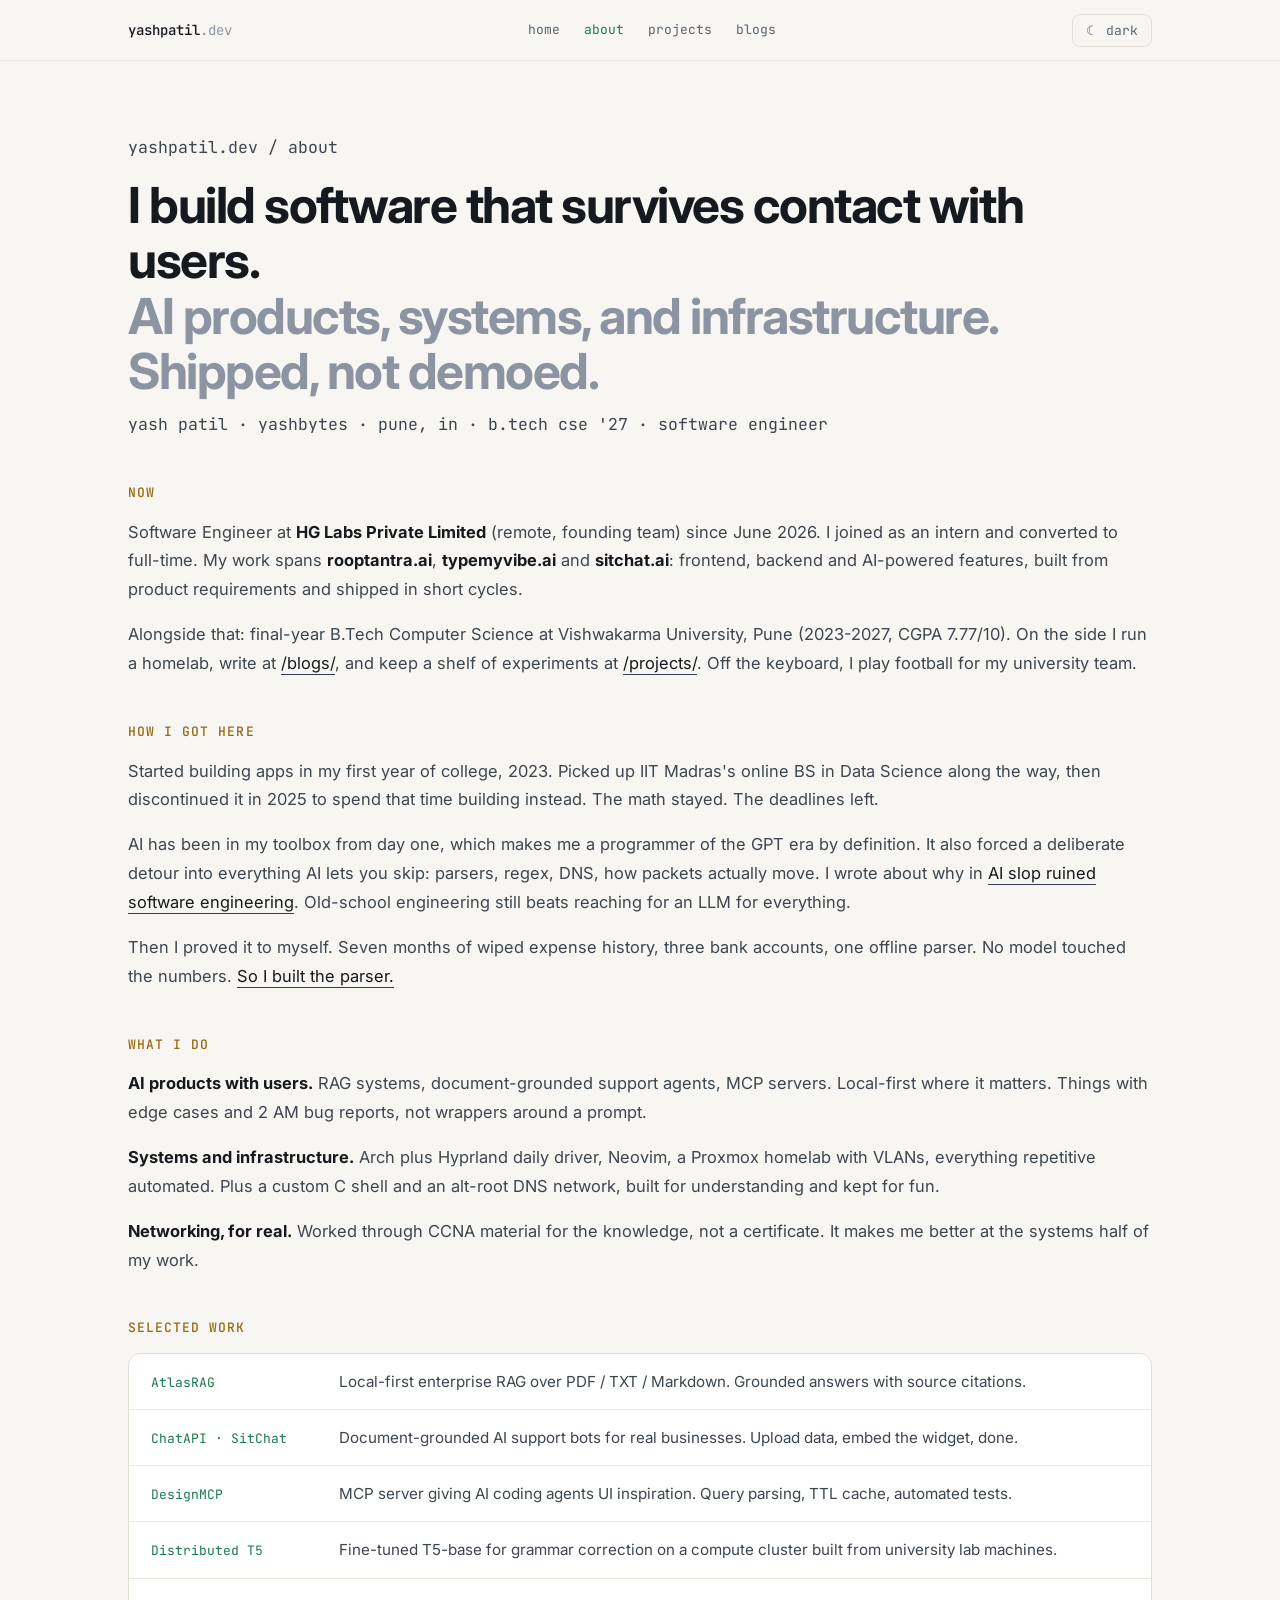
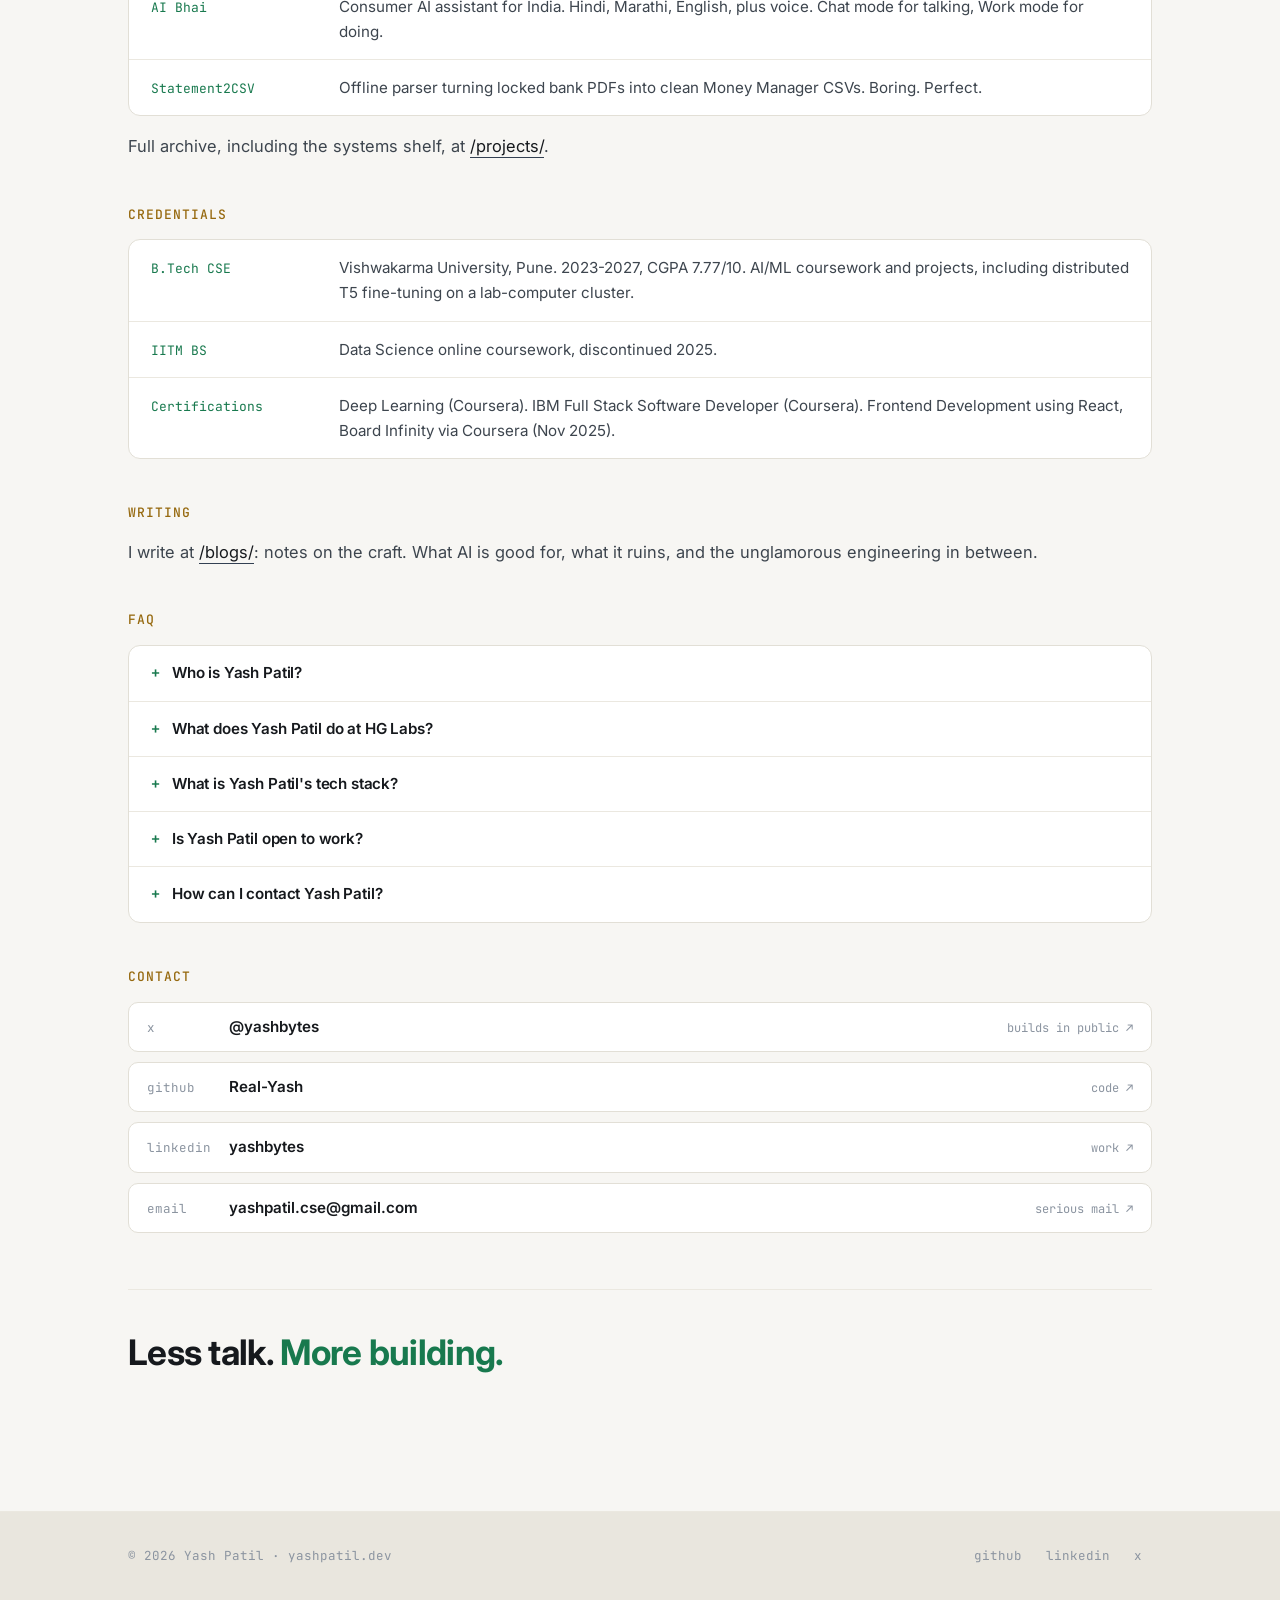
<file: public/about/index.html>
<!DOCTYPE html>
<html lang="en">
<head>
<meta charset="UTF-8">
<meta name="viewport" content="width=device-width, initial-scale=1.0">
<title>About Yash Patil | Software Developer &amp; Applied AI Engineer</title>
<meta name="description" content="Yash Patil (yashbytes): Software Developer and Applied AI Engineer from Pune. 9-5 at HG Labs, part-time indie hacker, final-year B.Tech CSE at Vishwakarma University.">
<meta name="robots" content="index, follow">
<link rel="canonical" href="https://yashpatil.dev/about/">
<meta property="og:type" content="profile">
<meta property="og:site_name" content="yashpatil.dev">
<meta property="og:title" content="About Yash Patil | Software Developer &amp; Applied AI Engineer">
<meta property="og:description" content="Yash Patil is a Software Developer and Applied AI Engineer from Pune. 9-5 at HG Labs, part-time indie hacker building AI products. Less talk. More building.">
<meta property="og:url" content="https://yashpatil.dev/about/">
<meta property="og:image" content="https://cdn.jsdelivr.net/gh/Real-Yash/yashpatil.dev@main/public/social/about.png">
<meta property="og:image:width" content="1200">
<meta property="og:image:height" content="630">
<meta property="og:image:alt" content="About Yash Patil. Less talk. More building.">
<meta name="twitter:card" content="summary_large_image">
<meta name="twitter:site" content="@yashbytes">
<meta name="twitter:creator" content="@yashbytes">
<meta name="twitter:image" content="https://cdn.jsdelivr.net/gh/Real-Yash/yashpatil.dev@main/public/social/about.png">
<meta name="twitter:image:alt" content="About Yash Patil. Less talk. More building.">
<meta name="twitter:title" content="About Yash Patil | Software Developer &amp; Applied AI Engineer">
<meta name="twitter:description" content="Yash Patil: Software Developer and Applied AI Engineer from Pune. 9-5 at HG Labs, part-time indie hacker. Less talk. More building.">
<link rel="icon" type="image/svg+xml" href="/favicon.svg">
<link rel="icon" type="image/png" sizes="48x48" href="/favicon-48x48.png">
<link rel="apple-touch-icon" sizes="180x180" href="/apple-touch-icon.png">
<link rel="preconnect" href="https://fonts.googleapis.com">
<link rel="preconnect" href="https://fonts.gstatic.com" crossorigin>
<link href="https://fonts.googleapis.com/css2?family=Inter:wght@400;500;600;700&family=JetBrains+Mono:wght@400;500&display=swap" rel="stylesheet">
<meta name="theme-color" content="#0b0d10">
<script>
try{var t=localStorage.getItem('theme')||(matchMedia('(prefers-color-scheme: light)').matches?'light':'dark');if(t==='light')document.documentElement.dataset.theme='light';}catch(e){}
</script>
<script type="application/ld+json">
{
  "@context": "https://schema.org",
  "@type": "Person",
  "name": "Yash Patil",
  "alternateName": ["yashbytes", "yashpatil"],
  "url": "https://yashpatil.dev/about/",
  "jobTitle": "Software Developer and Applied AI Engineer",
  "description": "Yash Patil (yashbytes) is a Software Developer and Applied AI Engineer from Pune, India. He works remotely at HG Labs and is a final-year B.Tech CSE student at Vishwakarma University. Part-time indie hacker building AI products.",
  "address": {
    "@type": "PostalAddress",
    "addressLocality": "Pune",
    "addressCountry": "IN"
  },
  "worksFor": {
    "@type": "Organization",
    "name": "HG Labs Private Limited"
  },
  "alumniOf": {
    "@type": "CollegeOrUniversity",
    "name": "Vishwakarma University, Pune"
  },
  "knowsAbout": ["Software Development", "Applied AI Engineering", "Large Language Models", "LLM Engineering", "Retrieval-Augmented Generation", "RAG", "AI Agents", "MCP", "Backend Systems", "Linux Infrastructure", "DevOps"],
  "sameAs": [
    "https://github.com/Real-Yash",
    "https://www.linkedin.com/in/yashbytes/",
    "https://x.com/yashbytes",
    "https://huggingface.co/yashbytes"
  ]
}
</script>
<script type="application/ld+json">
{
  "@context": "https://schema.org",
  "@type": "FAQPage",
  "mainEntity": [
    {
      "@type": "Question",
      "name": "Who is Yash Patil?",
      "acceptedAnswer": {
        "@type": "Answer",
        "text": "Yash Patil, known online as yashbytes, is a Software Developer and Applied AI Engineer from Pune, India. He works remotely as a Software Engineer at HG Labs and is a final-year B.Tech Computer Science student at Vishwakarma University, Pune. Part-time, he builds indie projects like AI Bhai and Statement2CSV."
      }
    },
    {
      "@type": "Question",
      "name": "What does Yash Patil do at HG Labs?",
      "acceptedAnswer": {
        "@type": "Answer",
        "text": "He joined HG Labs as an intern in June 2026 and converted to a full-time remote Software Engineer. He ships production software across rooptantra.ai, typemyvibe.ai and sitchat.ai: frontend, backend and AI-powered features, working directly with the founding team in short cycles."
      }
    },
    {
      "@type": "Question",
      "name": "What is Yash Patil's tech stack?",
      "acceptedAnswer": {
        "@type": "Answer",
        "text": "Python and TypeScript; React, Next.js, FastAPI and Node.js; LLMs, RAG, AI agents and MCP via OpenRouter; PostgreSQL, Supabase, Redis, Qdrant and MinIO; Linux, Docker and CI/CD."
      }
    },
    {
      "@type": "Question",
      "name": "Is Yash Patil open to work?",
      "acceptedAnswer": {
        "@type": "Answer",
        "text": "Yes. He is open to remote international roles and onsite roles in Pune or Bangalore. He does not take freelance or contract work. The fastest way to reach him is yashpatil.cse@gmail.com."
      }
    },
    {
      "@type": "Question",
      "name": "How can I contact Yash Patil?",
      "acceptedAnswer": {
        "@type": "Answer",
        "text": "Email yashpatil.cse@gmail.com, visit yashpatil.dev, or find him as yashbytes on X, LinkedIn, GitHub and Hugging Face."
      }
    }
  ]
}
</script>
<style>
:root{
  --bg:#0b0d10; --surface:#111419; --surface-2:#0e1217;
  --line:#1f2630; --line-soft:#181e27;
  --text:#e8edf2; --muted:#9aa6b4; --faint:#626e7d;
  --accent:#8fd694; --amber:#dfc078; --code:#9cc8e0;
  --sans:"Inter",system-ui,-apple-system,"Segoe UI",sans-serif;
  --mono:"JetBrains Mono",ui-monospace,SFMono-Regular,Menlo,Consolas,monospace;
  --max:1024px; --measure:68ch;
  --hover:#161c24; --lede:#c3ccd6;
  --topbar:rgba(11,13,16,.86);
  --foot-bg:transparent;
  color-scheme:dark;
}
[data-theme="light"]{
  --bg:#f7f6f3; --surface:#ffffff; --surface-2:#efede8;
  --line:#e2dfd6; --line-soft:#ebe8e0;
  --text:#16191d; --muted:#59636e; --faint:#8b94a0;
  --accent:#18794e; --amber:#96690f; --code:#0b6bcb;
  --hover:#eceff1; --lede:#3d454e;
  --topbar:rgba(247,246,243,.88);
  --foot-bg:#e9e6de;
  color-scheme:light;
}
*{box-sizing:border-box}
html{scroll-behavior:smooth}
body{margin:0;background:var(--bg);color:var(--text);font-family:var(--sans);font-size:16px;line-height:1.6;-webkit-font-smoothing:antialiased}
::selection{background:#274434;color:#eafff0}
a{color:inherit}
:focus-visible{outline:2px solid var(--accent);outline-offset:3px;border-radius:4px}
.wrap{width:min(var(--max),calc(100% - 48px));margin:0 auto}
.site-head{position:sticky;top:0;z-index:50;background:var(--topbar);backdrop-filter:blur(12px);-webkit-backdrop-filter:blur(12px);border-bottom:1px solid var(--line-soft)}
.site-head .wrap{display:flex;align-items:center;justify-content:space-between;gap:16px;height:60px}
.brand{font-family:var(--mono);font-size:14px;color:var(--text);text-decoration:none}
.brand b{font-weight:500}
.brand .at{color:var(--faint)}
.site-nav{display:flex;gap:2px}
.site-nav a{font-family:var(--mono);font-size:13px;color:var(--muted);text-decoration:none;padding:7px 11px;border-radius:7px}
.site-nav a:hover{color:var(--text);background:var(--hover)}
.site-nav a.active{color:var(--accent)}
#menu-btn{display:none;font-family:var(--mono);font-size:13px;color:var(--text);background:none;border:1px solid var(--line);border-radius:8px;padding:7px 13px;cursor:pointer}
#theme-btn{font-family:var(--mono);font-size:13px;color:var(--muted);background:none;border:1px solid var(--line);border-radius:8px;padding:7px 13px;cursor:pointer;white-space:nowrap}
#theme-btn:hover{color:var(--text);border-color:var(--faint)}
.page{max-width:var(--max);margin:0 auto;padding:72px 0 40px}
.kicker{font-family:var(--mono);font-size:13px;color:var(--accent);margin:0 0 14px}
.page h1{font-size:clamp(2rem,5.6vw,3.1rem);line-height:1.12;letter-spacing:-.03em;font-weight:700;margin:0 0 10px}
.page h1 .dim{color:var(--faint)}
.facts{font-family:var(--mono);font-size:13px;color:var(--faint);margin:0 0 40px}
.facts .sep{margin:0 10px}
.page h2{font-family:var(--mono);font-size:13px;letter-spacing:.08em;text-transform:uppercase;color:var(--amber);margin:44px 0 14px;font-weight:500}
.page p{font-size:1.03rem;line-height:1.75;color:var(--lede);margin:0 0 16px}
.page p strong{color:var(--text)}
.page a.inline{color:var(--text);text-decoration:none;border-bottom:1px solid #334052;padding-bottom:1px}
.page a.inline:hover{color:var(--accent);border-color:var(--accent)}
.work{border:1px solid var(--line);border-radius:12px;background:var(--surface);overflow:hidden;margin:0 0 16px}
.work-row{display:grid;grid-template-columns:170px 1fr;gap:18px;padding:15px 22px;align-items:baseline}
.work-row + .work-row{border-top:1px solid var(--line-soft)}
.work-row dt{font-family:var(--mono);font-size:13px;color:var(--accent);margin:0;white-space:nowrap}
.work-row dd{margin:0;color:var(--lede);font-size:.95rem;line-height:1.65}
.faq{border:1px solid var(--line);border-radius:12px;background:var(--surface);overflow:hidden;margin:0}
.faq details + details{border-top:1px solid var(--line-soft)}
.faq summary{cursor:pointer;list-style:none;display:flex;gap:12px;align-items:baseline;padding:15px 22px;font-weight:600;font-size:.95rem;letter-spacing:-.01em}
.faq summary::-webkit-details-marker{display:none}
.faq summary::before{content:"+";font-family:var(--mono);color:var(--accent);font-weight:500;flex:none}
.faq details[open] summary::before{content:"–"}
.faq summary:hover{color:var(--accent)}
.faq details div{padding:0 22px 16px 43px;color:var(--lede);font-size:.95rem;line-height:1.7}
.faq details div a{color:var(--text);text-decoration:none;border-bottom:1px solid #334052;padding-bottom:1px}
.faq details div a:hover{color:var(--accent);border-color:var(--accent)}
.contact-list{list-style:none;margin:0;padding:0;display:grid;gap:10px}
.contact-list a{display:flex;align-items:baseline;gap:12px;border:1px solid var(--line);border-radius:10px;background:var(--surface);padding:12px 18px;text-decoration:none;transition:border-color .18s,transform .18s}
.contact-list a:hover{border-color:var(--accent);transform:translateY(-2px)}
.contact-list .k{font-family:var(--mono);font-size:12.5px;color:var(--faint);min-width:70px}
.contact-list .v{font-weight:600;font-size:.95rem}
.contact-list .d{margin-left:auto;font-family:var(--mono);font-size:12px;color:var(--faint)}
.signoff{margin:56px 0 0;padding-top:32px;border-top:1px solid var(--line-soft)}
.signoff p{font-size:clamp(1.5rem,4vw,2.2rem);font-weight:700;letter-spacing:-.02em;color:var(--text);margin:0}
.signoff p .a{color:var(--accent)}
footer.site-foot{margin-top:88px;border-top:1px solid var(--line-soft);padding:28px 0 44px;background:var(--foot-bg)}
.foot{display:flex;justify-content:space-between;align-items:center;gap:14px;flex-wrap:wrap}
.foot .sig{font-family:var(--mono);font-size:12.5px;color:var(--faint)}
.foot nav{display:flex;gap:4px;flex-wrap:wrap}
.foot nav a{font-family:var(--mono);font-size:12.5px;color:var(--faint);text-decoration:none;padding:6px 10px;border-radius:6px}
.foot nav a:hover{color:var(--accent)}
@media(max-width:680px){.site-nav{display:none;position:absolute;top:60px;left:0;right:0;flex-direction:column;background:var(--surface-2);border-bottom:1px solid var(--line);padding:10px 24px 16px}.site-nav.open{display:flex}#menu-btn{display:block}.brand{font-size:12.5px}#theme-btn,#menu-btn{padding:7px 10px;font-size:12px}.page{padding:48px 0 32px}.wrap{width:calc(100% - 40px)}.work-row{grid-template-columns:1fr;gap:4px}.contact-list .d{display:none}}
</style>
</head>
<body>

<header class="site-head">
  <div class="wrap">
    <a class="brand" href="/"><b>yashpatil</b><span class="at">.dev</span></a>
    <nav class="site-nav" id="site-nav" aria-label="Sections">
      <a href="/">home</a>
      <a href="/about/" class="active" aria-current="page">about</a>
      <a href="/projects/">projects</a>
      <a href="/blogs/">blogs</a>
    </nav>
    <button id="theme-btn" type="button" aria-label="Toggle color theme">☀ light</button>
    <button id="menu-btn" type="button" aria-expanded="false" aria-controls="site-nav">menu</button>
  </div>
</header>

<div class="wrap">
  <main class="page">
    <p class="kicker">yashpatil.dev / about</p>
    <h1>I build software that survives contact with users.<br><span class="dim">AI products, systems, and infrastructure. Shipped, not demoed.</span></h1>
    <p class="facts">yash patil · yashbytes · pune, in · b.tech cse '27<span class="sep">·</span>software engineer</p>

    <h2>now</h2>
    <p>Software Engineer at <strong>HG Labs Private Limited</strong> (remote, founding team) since June 2026. I joined as an intern and converted to full-time. My work spans <strong>rooptantra.ai</strong>, <strong>typemyvibe.ai</strong> and <strong>sitchat.ai</strong>: frontend, backend and AI-powered features, built from product requirements and shipped in short cycles.</p>
    <p>Alongside that: final-year B.Tech Computer Science at Vishwakarma University, Pune (2023-2027, CGPA 7.77/10). On the side I run a homelab, write at <a class="inline" href="/blogs/">/blogs/</a>, and keep a shelf of experiments at <a class="inline" href="/projects/">/projects/</a>. Off the keyboard, I play football for my university team.</p>

    <h2>how i got here</h2>
    <p>Started building apps in my first year of college, 2023. Picked up IIT Madras's online BS in Data Science along the way, then discontinued it in 2025 to spend that time building instead. The math stayed. The deadlines left.</p>
    <p>AI has been in my toolbox from day one, which makes me a programmer of the GPT era by definition. It also forced a deliberate detour into everything AI lets you skip: parsers, regex, DNS, how packets actually move. I wrote about why in <a class="inline" href="/blogs/ai-slop-ruined-software-engineering/">AI slop ruined software engineering</a>. Old-school engineering still beats reaching for an LLM for everything.</p>
    <p>Then I proved it to myself. Seven months of wiped expense history, three bank accounts, one offline parser. No model touched the numbers. <a class="inline" href="/blogs/so-i-built-the-parser/">So I built the parser.</a></p>

    <h2>what i do</h2>
    <p><strong>AI products with users.</strong> RAG systems, document-grounded support agents, MCP servers. Local-first where it matters. Things with edge cases and 2 AM bug reports, not wrappers around a prompt.</p>
    <p><strong>Systems and infrastructure.</strong> Arch plus Hyprland daily driver, Neovim, a Proxmox homelab with VLANs, everything repetitive automated. Plus a custom C shell and an alt-root DNS network, built for understanding and kept for fun.</p>
    <p><strong>Networking, for real.</strong> Worked through CCNA material for the knowledge, not a certificate. It makes me better at the systems half of my work.</p>

    <h2>selected work</h2>
    <dl class="work">
      <div class="work-row"><dt>AtlasRAG</dt><dd>Local-first enterprise RAG over PDF / TXT / Markdown. Grounded answers with source citations.</dd></div>
      <div class="work-row"><dt>ChatAPI · SitChat</dt><dd>Document-grounded AI support bots for real businesses. Upload data, embed the widget, done.</dd></div>
      <div class="work-row"><dt>DesignMCP</dt><dd>MCP server giving AI coding agents UI inspiration. Query parsing, TTL cache, automated tests.</dd></div>
      <div class="work-row"><dt>Distributed T5</dt><dd>Fine-tuned T5-base for grammar correction on a compute cluster built from university lab machines.</dd></div>
      <div class="work-row"><dt>AI Bhai</dt><dd>Consumer AI assistant for India. Hindi, Marathi, English, plus voice. Chat mode for talking, Work mode for doing.</dd></div>
      <div class="work-row"><dt>Statement2CSV</dt><dd>Offline parser turning locked bank PDFs into clean Money Manager CSVs. Boring. Perfect.</dd></div>
    </dl>
    <p>Full archive, including the systems shelf, at <a class="inline" href="/projects/">/projects/</a>.</p>

    <h2>credentials</h2>
    <dl class="work">
      <div class="work-row"><dt>B.Tech CSE</dt><dd>Vishwakarma University, Pune. 2023-2027, CGPA 7.77/10. AI/ML coursework and projects, including distributed T5 fine-tuning on a lab-computer cluster.</dd></div>
      <div class="work-row"><dt>IITM BS</dt><dd>Data Science online coursework, discontinued 2025.</dd></div>
      <div class="work-row"><dt>Certifications</dt><dd>Deep Learning (Coursera). IBM Full Stack Software Developer (Coursera). Frontend Development using React, Board Infinity via Coursera (Nov 2025).</dd></div>
    </dl>

    <h2>writing</h2>
    <p>I write at <a class="inline" href="/blogs/">/blogs/</a>: notes on the craft. What AI is good for, what it ruins, and the unglamorous engineering in between.</p>

    <h2>faq</h2>
    <div class="faq">
      <details>
        <summary>Who is Yash Patil?</summary>
        <div>Yash Patil, known online as yashbytes, is a Software Developer and Applied AI Engineer from Pune, India. He works remotely as a Software Engineer at HG Labs and is a final-year B.Tech Computer Science student at Vishwakarma University, Pune. Part-time, he builds indie projects like AI Bhai and Statement2CSV.</div>
      </details>
      <details>
        <summary>What does Yash Patil do at HG Labs?</summary>
        <div>He joined HG Labs as an intern in June 2026 and converted to a full-time remote Software Engineer. He ships production software across rooptantra.ai, typemyvibe.ai and sitchat.ai: frontend, backend and AI-powered features, working directly with the founding team in short cycles.</div>
      </details>
      <details>
        <summary>What is Yash Patil's tech stack?</summary>
        <div>Python and TypeScript. React, Next.js, FastAPI and Node.js. LLMs, RAG, AI agents and MCP via OpenRouter. PostgreSQL, Supabase, Redis, Qdrant and MinIO. Linux, Docker and CI/CD.</div>
      </details>
      <details>
        <summary>Is Yash Patil open to work?</summary>
        <div>Yes. He is open to remote international roles and onsite roles in Pune or Bangalore. He does not take freelance or contract work. The fastest way to reach him is <a class="inline" href="mailto:yashpatil.cse@gmail.com">yashpatil.cse@gmail.com</a>.</div>
      </details>
      <details>
        <summary>How can I contact Yash Patil?</summary>
        <div>Email <a class="inline" href="mailto:yashpatil.cse@gmail.com">yashpatil.cse@gmail.com</a>, visit <a class="inline" href="/">yashpatil.dev</a>, or find him as yashbytes on <a class="inline" href="https://x.com/yashbytes" target="_blank" rel="me noopener noreferrer">X</a>, <a class="inline" href="https://www.linkedin.com/in/yashbytes/" target="_blank" rel="me noopener noreferrer">LinkedIn</a>, <a class="inline" href="https://github.com/Real-Yash" target="_blank" rel="me noopener noreferrer">GitHub</a> and <a class="inline" href="https://huggingface.co/yashbytes" target="_blank" rel="me noopener noreferrer">Hugging Face</a>.</div>
      </details>
    </div>

    <h2>contact</h2>
    <ul class="contact-list">
      <li><a href="https://x.com/yashbytes" target="_blank" rel="me noopener noreferrer"><span class="k">x</span><span class="v">@yashbytes</span><span class="d">builds in public ↗</span></a></li>
      <li><a href="https://github.com/Real-Yash" target="_blank" rel="me noopener noreferrer"><span class="k">github</span><span class="v">Real-Yash</span><span class="d">code ↗</span></a></li>
      <li><a href="https://www.linkedin.com/in/yashbytes/" target="_blank" rel="me noopener noreferrer"><span class="k">linkedin</span><span class="v">yashbytes</span><span class="d">work ↗</span></a></li>
      <li><a href="mailto:yashpatil.cse@gmail.com"><span class="k">email</span><span class="v">yashpatil.cse@gmail.com</span><span class="d">serious mail ↗</span></a></li>
    </ul>

    <div class="signoff">
      <p>Less talk. <span class="a">More building.</span></p>
    </div>
  </main>
</div>

<footer class="site-foot">
  <div class="wrap">
    <div class="foot">
      <span class="sig">© 2026 Yash Patil · yashpatil.dev</span>
      <nav aria-label="Social">
        <a href="https://github.com/Real-Yash" target="_blank" rel="me noopener noreferrer">github</a>
        <a href="https://www.linkedin.com/in/yashbytes/" target="_blank" rel="me noopener noreferrer">linkedin</a>
        <a href="https://x.com/yashbytes" target="_blank" rel="me noopener noreferrer">x</a>
      </nav>
    </div>
  </div>
</footer>

<script>
const themeBtn = document.getElementById('theme-btn');
const paintThemeBtn = () => { if (themeBtn) themeBtn.textContent = document.documentElement.dataset.theme === 'light' ? '☾ dark' : '☀ light'; };
const setTheme = (t) => {
  if (t === 'light') document.documentElement.dataset.theme = 'light';
  else document.documentElement.removeAttribute('data-theme');
  try { localStorage.setItem('theme', t); } catch (e) {}
  paintThemeBtn();
};
paintThemeBtn();
themeBtn?.addEventListener('click', () => setTheme(document.documentElement.dataset.theme === 'light' ? 'dark' : 'light'));
// mobile menu
const menuBtn = document.getElementById('menu-btn');
const siteNav = document.getElementById('site-nav');
menuBtn?.addEventListener('click', () => {
  const open = siteNav.classList.toggle('open');
  menuBtn.setAttribute('aria-expanded', String(open));
});
siteNav?.querySelectorAll('a').forEach(a => a.addEventListener('click', () => siteNav.classList.remove('open')));
</script>
</body>
</html>
</file>
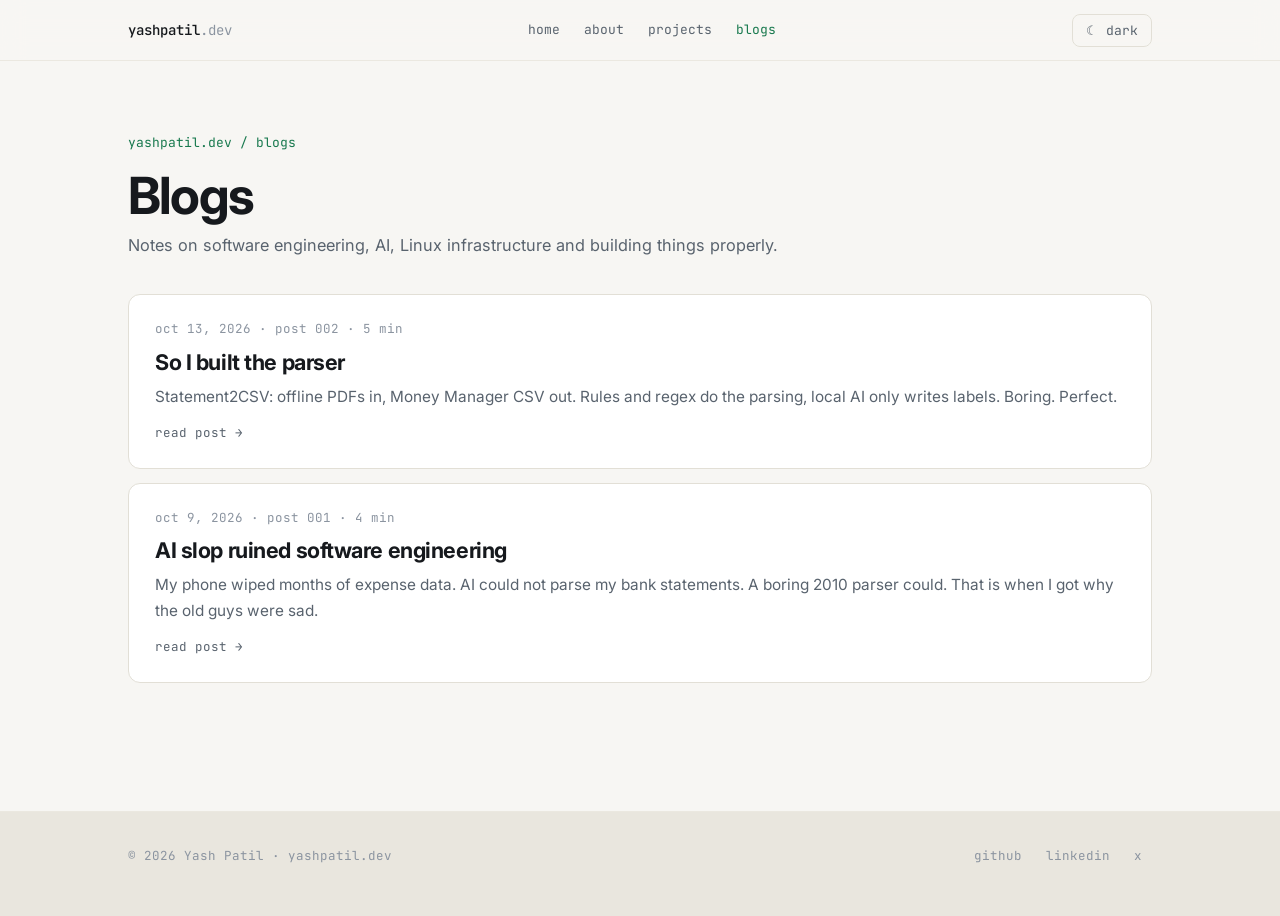
<file: public/blogs/index.html>
<!DOCTYPE html>
<html lang="en">
<head>
<meta charset="UTF-8">
<meta name="viewport" content="width=device-width, initial-scale=1.0">
<title>Blogs - Yash Patil</title>
<meta name="description" content="Writing by Yash Patil. Notes on software engineering, AI, Linux infrastructure and building things properly.">
<meta name="robots" content="index, follow">
<link rel="canonical" href="https://yashpatil.dev/blogs/">
<meta property="og:type" content="website">
<meta property="og:site_name" content="yashpatil.dev">
<meta property="og:title" content="Blogs - Yash Patil">
<meta property="og:description" content="Writing by Yash Patil. Notes on software engineering, AI, Linux infrastructure and building things properly.">
<meta property="og:url" content="https://yashpatil.dev/blogs/">
<meta property="og:image" content="https://cdn.jsdelivr.net/gh/Real-Yash/yashpatil.dev@main/public/social/home.png">
<meta property="og:image:width" content="1200">
<meta property="og:image:height" content="630">
<meta property="og:image:alt" content="Blogs by Yash Patil, yashpatil.dev">
<meta name="twitter:card" content="summary_large_image">
<meta name="twitter:site" content="@yashbytes">
<meta name="twitter:creator" content="@yashbytes">
<meta name="twitter:title" content="Blogs - Yash Patil">
<meta name="twitter:description" content="Notes on software engineering, AI, Linux infrastructure and building things properly.">
<meta name="twitter:image" content="https://cdn.jsdelivr.net/gh/Real-Yash/yashpatil.dev@main/public/social/home.png">
<meta name="twitter:image:alt" content="Blogs by Yash Patil, yashpatil.dev">
<link rel="icon" type="image/svg+xml" href="/favicon.svg">
<link rel="icon" type="image/png" sizes="48x48" href="/favicon-48x48.png">
<link rel="apple-touch-icon" sizes="180x180" href="/apple-touch-icon.png">
<link rel="preconnect" href="https://fonts.googleapis.com">
<link rel="preconnect" href="https://fonts.gstatic.com" crossorigin>
<link href="https://fonts.googleapis.com/css2?family=Inter:wght@400;500;600;700&family=JetBrains+Mono:wght@400;500&display=swap" rel="stylesheet">
<meta name="theme-color" content="#0b0d10">
<script>
try{var t=localStorage.getItem('theme')||(matchMedia('(prefers-color-scheme: light)').matches?'light':'dark');if(t==='light')document.documentElement.dataset.theme='light';}catch(e){}
</script>
<style>
:root{
  --bg:#0b0d10; --surface:#111419; --surface-2:#0e1217;
  --line:#1f2630; --line-soft:#181e27;
  --text:#e8edf2; --muted:#9aa6b4; --faint:#626e7d;
  --accent:#8fd694;
  --sans:"Inter",system-ui,-apple-system,"Segoe UI",sans-serif;
  --mono:"JetBrains Mono",ui-monospace,SFMono-Regular,Menlo,Consolas,monospace;
  --max:1024px; --measure:68ch;
  --hover:#161c24; --lede:#c3ccd6;
  --topbar:rgba(11,13,16,.86);
  --foot-bg:transparent;
  color-scheme:dark;
}
[data-theme="light"]{
  --bg:#f7f6f3; --surface:#ffffff; --surface-2:#efede8;
  --line:#e2dfd6; --line-soft:#ebe8e0;
  --text:#16191d; --muted:#59636e; --faint:#8b94a0;
  --accent:#18794e;
  --hover:#eceff1; --lede:#3d454e;
  --topbar:rgba(247,246,243,.88);
  --foot-bg:#e9e6de;
  color-scheme:light;
}
*{box-sizing:border-box}
body{margin:0;background:var(--bg);color:var(--text);font-family:var(--sans);font-size:16px;line-height:1.6;-webkit-font-smoothing:antialiased}
a{color:inherit}
.wrap{width:min(var(--max),calc(100% - 48px));margin:0 auto}
.site-head{position:sticky;top:0;z-index:50;background:var(--topbar);backdrop-filter:blur(12px);-webkit-backdrop-filter:blur(12px);border-bottom:1px solid var(--line-soft)}
.site-head .wrap{display:flex;align-items:center;justify-content:space-between;gap:16px;height:60px}
.brand{font-family:var(--mono);font-size:14px;color:var(--text);text-decoration:none}
.brand b{font-weight:500}
.brand .at{color:var(--faint)}
.site-nav{display:flex;gap:2px}
.site-nav a{font-family:var(--mono);font-size:13px;color:var(--muted);text-decoration:none;padding:7px 11px;border-radius:7px}
.site-nav a:hover{color:var(--text);background:var(--hover)}
.site-nav a.active{color:var(--accent)}
#menu-btn{display:none;font-family:var(--mono);font-size:13px;color:var(--text);background:none;border:1px solid var(--line);border-radius:8px;padding:7px 13px;cursor:pointer}
#theme-btn{font-family:var(--mono);font-size:13px;color:var(--muted);background:none;border:1px solid var(--line);border-radius:8px;padding:7px 13px;cursor:pointer;white-space:nowrap}
#theme-btn:hover{color:var(--text);border-color:var(--faint)}
.list{max-width:var(--max);margin:0 auto;padding:72px 0 40px}
.kicker{font-family:var(--mono);font-size:13px;color:var(--accent);margin:0 0 14px}
.list h1{font-size:clamp(2.2rem,6vw,3.2rem);line-height:1.06;letter-spacing:-.035em;margin:0 0 10px}
.list .sub{color:var(--muted);margin:0 0 36px;font-size:1.02rem}
.post-card{display:block;border:1px solid var(--line);border-radius:12px;background:var(--surface);padding:24px 26px;text-decoration:none;transition:border-color .18s,transform .18s}
.post-card:hover{border-color:#334052;transform:translateY(-2px)}
.post-card .meta{font-family:var(--mono);font-size:12.5px;color:var(--faint);margin:0 0 8px}
.post-card h2{font-size:1.35rem;letter-spacing:-.02em;margin:0 0 8px;line-height:1.3}
.post-card p{margin:0;color:var(--muted);font-size:.96rem;line-height:1.65}
.post-card .more{font-family:var(--mono);font-size:12.5px;color:var(--muted);margin:14px 0 0}
.post-card:hover .more{color:var(--accent)}
footer.site-foot{margin-top:88px;border-top:1px solid var(--line-soft);padding:28px 0 44px;background:var(--foot-bg)}
.foot{display:flex;justify-content:space-between;align-items:center;gap:14px;flex-wrap:wrap}
.foot .sig{font-family:var(--mono);font-size:12.5px;color:var(--faint)}
.foot nav{display:flex;gap:4px;flex-wrap:wrap}
.foot nav a{font-family:var(--mono);font-size:12.5px;color:var(--faint);text-decoration:none;padding:6px 10px;border-radius:6px}
.foot nav a:hover{color:var(--accent)}
@media(max-width:680px){.site-nav{display:none;position:absolute;top:60px;left:0;right:0;flex-direction:column;background:var(--surface-2);border-bottom:1px solid var(--line);padding:10px 24px 16px}.site-nav.open{display:flex}#menu-btn{display:block}.brand{font-size:12.5px}#theme-btn,#menu-btn{padding:7px 10px;font-size:12px}.wrap{width:calc(100% - 40px)}.list{padding:48px 0 32px}}
</style>
</head>
<body>

<header class="site-head">
  <div class="wrap">
    <a class="brand" href="/"><b>yashpatil</b><span class="at">.dev</span></a>
    <nav class="site-nav" id="site-nav" aria-label="Sections">
      <a href="/">home</a>
      <a href="/about/">about</a>
      <a href="/projects/">projects</a>
      <a href="/blogs/" class="active" aria-current="page">blogs</a>
    </nav>
    <button id="theme-btn" type="button" aria-label="Toggle color theme">☀ light</button>
    <button id="menu-btn" type="button" aria-expanded="false" aria-controls="site-nav">menu</button>
  </div>
</header>

<div class="wrap">
  <main class="list">
    <p class="kicker">yashpatil.dev / blogs</p>
    <h1>Blogs</h1>
    <p class="sub">Notes on software engineering, AI, Linux infrastructure and building things properly.</p>

    <a class="post-card" href="/blogs/so-i-built-the-parser/">
      <p class="meta"><time datetime="2026-10-13">oct 13, 2026</time> · post 002 · 5 min</p>
      <h2>So I built the parser</h2>
      <p>Statement2CSV: offline PDFs in, Money Manager CSV out. Rules and regex do the parsing, local AI only writes labels. Boring. Perfect.</p>
      <p class="more">read post →</p>
    </a>

    <a class="post-card" href="/blogs/ai-slop-ruined-software-engineering/" style="margin-top:14px">
      <p class="meta"><time datetime="2026-10-09">oct 9, 2026</time> · post 001 · 4 min</p>
      <h2>AI slop ruined software engineering</h2>
      <p>My phone wiped months of expense data. AI could not parse my bank statements. A boring 2010 parser could. That is when I got why the old guys were sad.</p>
      <p class="more">read post →</p>
    </a>
  </main>
</div>

<footer class="site-foot">
  <div class="wrap">
    <div class="foot">
      <span class="sig">© 2026 Yash Patil · yashpatil.dev</span>
      <nav aria-label="Social">
        <a href="https://github.com/Real-Yash" target="_blank" rel="noreferrer">github</a>
        <a href="https://www.linkedin.com/in/yashbytes/" target="_blank" rel="noreferrer">linkedin</a>
        <a href="https://x.com/yashbytes" target="_blank" rel="noreferrer">x</a>
      </nav>
    </div>
  </div>
</footer>

<script>
const themeBtn = document.getElementById('theme-btn');
const paintThemeBtn = () => { if (themeBtn) themeBtn.textContent = document.documentElement.dataset.theme === 'light' ? '☾ dark' : '☀ light'; };
const setTheme = (t) => {
  if (t === 'light') document.documentElement.dataset.theme = 'light';
  else document.documentElement.removeAttribute('data-theme');
  try { localStorage.setItem('theme', t); } catch (e) {}
  paintThemeBtn();
};
paintThemeBtn();
themeBtn?.addEventListener('click', () => setTheme(document.documentElement.dataset.theme === 'light' ? 'dark' : 'light'));
// mobile menu
const menuBtn = document.getElementById('menu-btn');
const siteNav = document.getElementById('site-nav');
menuBtn?.addEventListener('click', () => {
  const open = siteNav.classList.toggle('open');
  menuBtn.setAttribute('aria-expanded', String(open));
});
siteNav?.querySelectorAll('a').forEach(a => a.addEventListener('click', () => siteNav.classList.remove('open')));
</script>
</body>
</html>
</file>
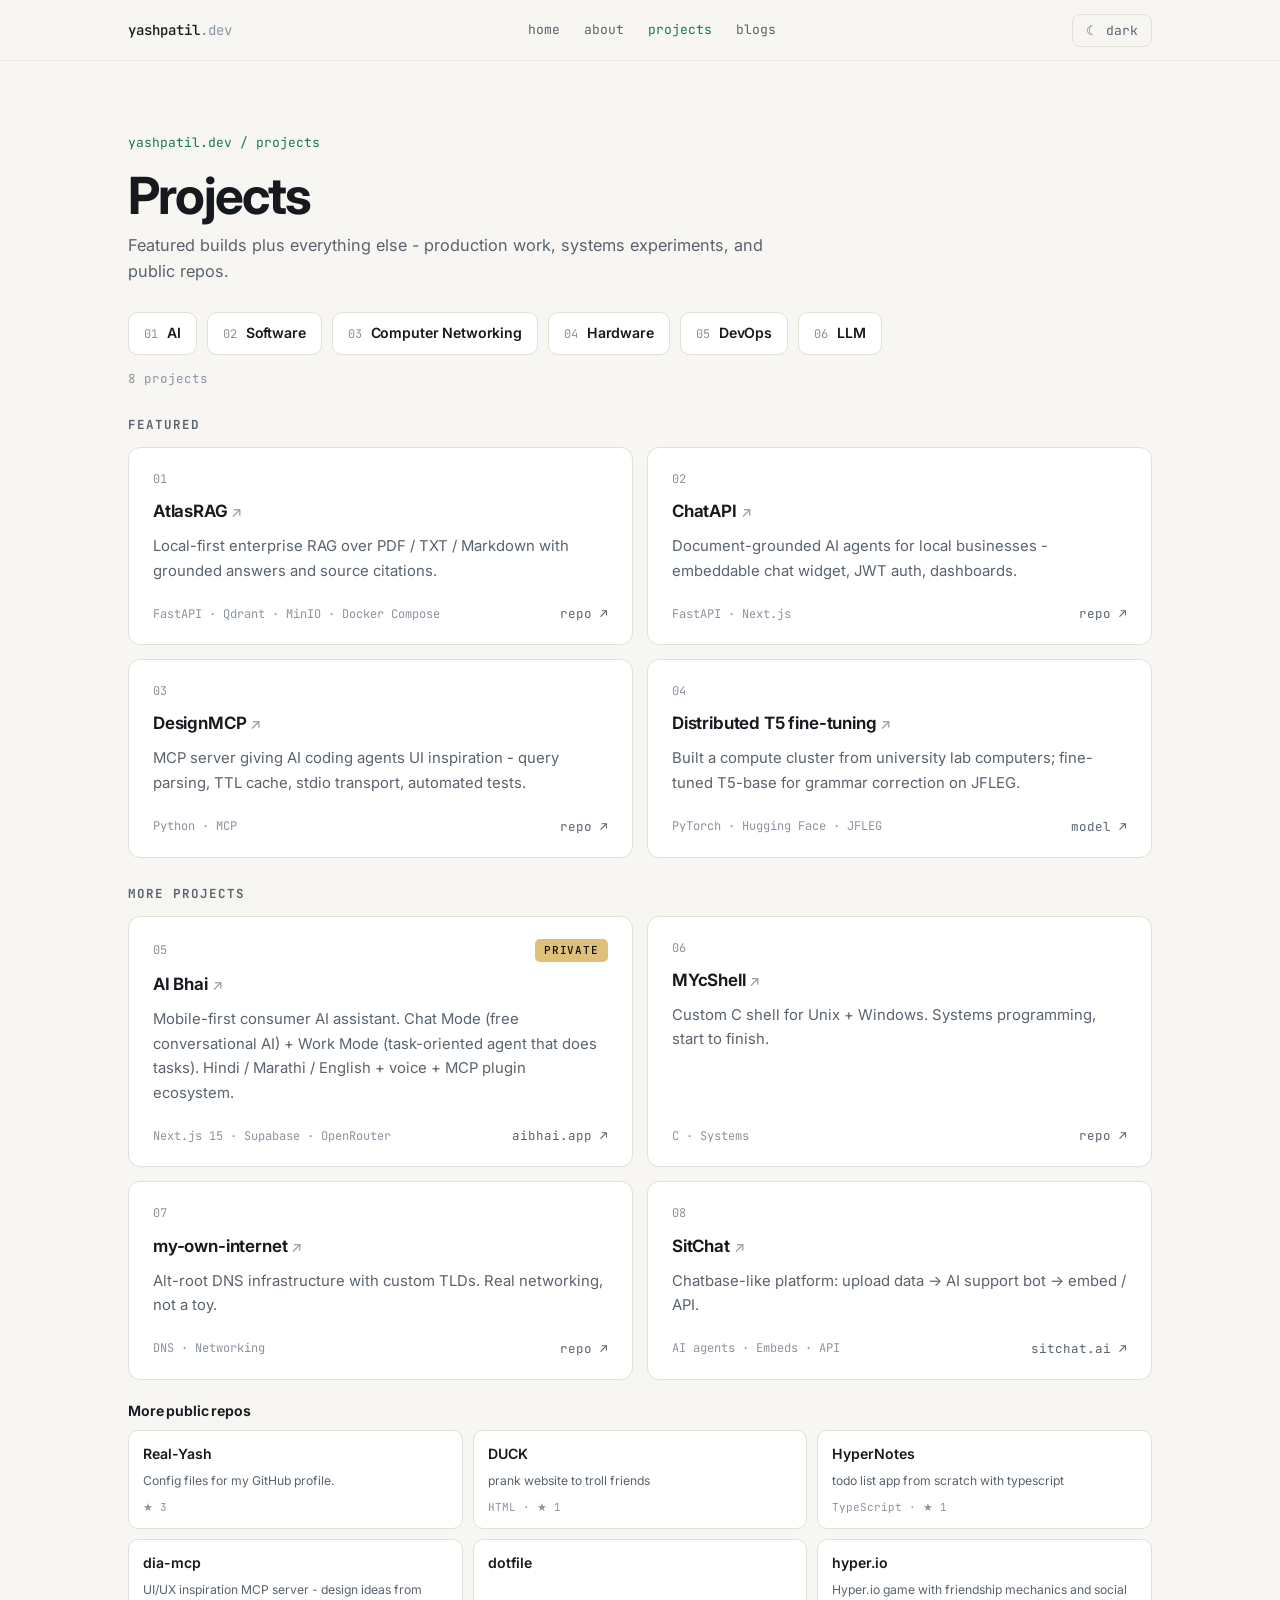
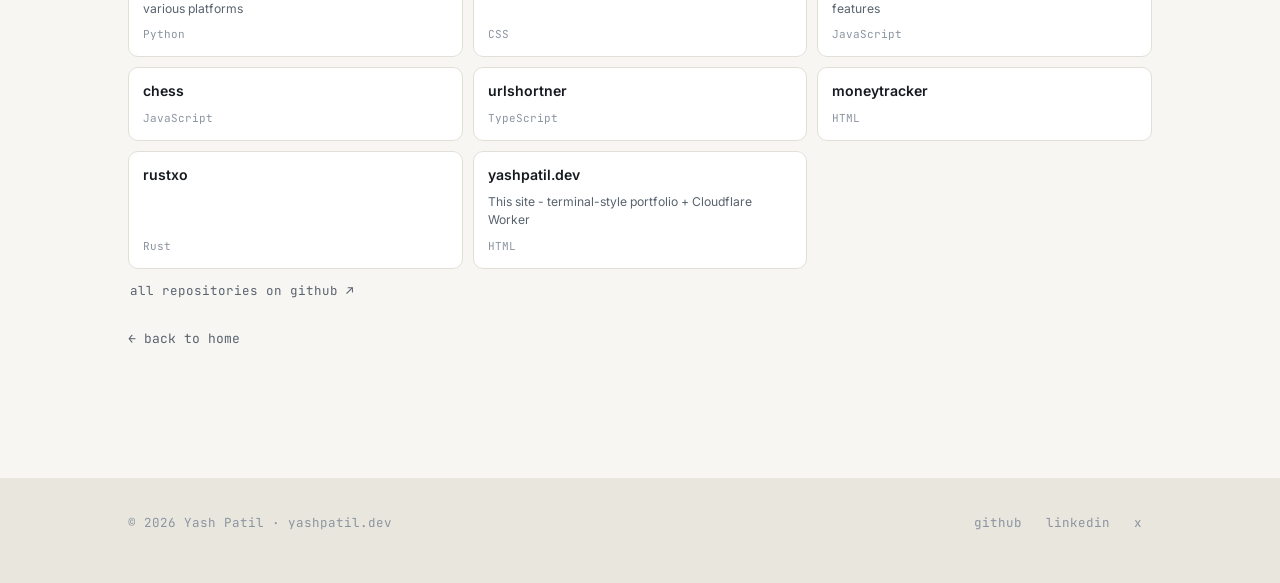
<file: public/projects/index.html>
<!DOCTYPE html>
<html lang="en">
<head>
<meta charset="UTF-8">
<meta name="viewport" content="width=device-width, initial-scale=1.0">
<title>Projects - Yash Patil</title>
<meta name="description" content="All projects by Yash Patil: AtlasRAG, ChatAPI, DesignMCP, distributed T5 fine-tuning, AI Bhai, MYcShell, my-own-internet, SitChat, and more public repos.">
<meta name="robots" content="index, follow">
<link rel="canonical" href="https://yashpatil.dev/projects/">
<meta property="og:type" content="website">
<meta property="og:site_name" content="yashpatil.dev">
<meta property="og:title" content="Projects - Yash Patil">
<meta property="og:description" content="Featured work plus every other project and public repo by Yash Patil. RAG systems, LLM apps, MCP servers, systems programming, networking.">
<meta property="og:url" content="https://yashpatil.dev/projects/">
<meta property="og:image" content="https://cdn.jsdelivr.net/gh/Real-Yash/yashpatil.dev@main/public/social/home.png">
<meta property="og:image:width" content="1200">
<meta property="og:image:height" content="630">
<meta property="og:image:alt" content="Projects by Yash Patil, yashpatil.dev">
<meta name="twitter:card" content="summary_large_image">
<meta name="twitter:site" content="@yashbytes">
<meta name="twitter:creator" content="@yashbytes">
<meta name="twitter:title" content="Projects - Yash Patil">
<meta name="twitter:description" content="Featured builds, more projects, and public repos. AtlasRAG, ChatAPI, DesignMCP, distributed T5, and everything else.">
<meta name="twitter:image" content="https://cdn.jsdelivr.net/gh/Real-Yash/yashpatil.dev@main/public/social/home.png">
<meta name="twitter:image:alt" content="Projects by Yash Patil, yashpatil.dev">
<link rel="icon" type="image/svg+xml" href="/favicon.svg">
<link rel="icon" type="image/png" sizes="48x48" href="/favicon-48x48.png">
<link rel="apple-touch-icon" sizes="180x180" href="/apple-touch-icon.png">
<link rel="preconnect" href="https://fonts.googleapis.com">
<link rel="preconnect" href="https://fonts.gstatic.com" crossorigin>
<link href="https://fonts.googleapis.com/css2?family=Inter:wght@400;500;600;700&family=JetBrains+Mono:wght@400;500&display=swap" rel="stylesheet">
<meta name="theme-color" content="#0b0d10">
<script>
try{var t=localStorage.getItem('theme')||(matchMedia('(prefers-color-scheme: light)').matches?'light':'dark');if(t==='light')document.documentElement.dataset.theme='light';}catch(e){}
</script>
<script type="application/ld+json">
{
  "@context": "https://schema.org",
  "@type": "CollectionPage",
  "name": "Projects - Yash Patil",
  "url": "https://yashpatil.dev/projects/",
  "description": "All projects by Yash Patil, including AtlasRAG, ChatAPI, DesignMCP, distributed T5 fine-tuning, and more."
}
</script>
<style>
:root{
  --bg:#0b0d10; --surface:#111419; --surface-2:#0e1217;
  --line:#1f2630; --line-soft:#181e27;
  --text:#e8edf2; --muted:#9aa6b4; --faint:#626e7d;
  --accent:#8fd694; --amber:#dfc078; --code:#9cc8e0;
  --sans:"Inter",system-ui,-apple-system,"Segoe UI",sans-serif;
  --mono:"JetBrains Mono",ui-monospace,SFMono-Regular,Menlo,Consolas,monospace;
  --max:1024px; --measure:68ch;
  --hover:#161c24; --lede:#c3ccd6; --chip-bg:#0c1420; --chip-line:#1a2a3a;
  --topbar:rgba(11,13,16,.86);
  --foot-bg:transparent;
  color-scheme:dark;
}
[data-theme="light"]{
  --bg:#f7f6f3; --surface:#ffffff; --surface-2:#efede8;
  --line:#e2dfd6; --line-soft:#ebe8e0;
  --text:#16191d; --muted:#59636e; --faint:#8b94a0;
  --accent:#18794e; --amber:#96690f; --code:#0b6bcb;
  --hover:#eceff1; --lede:#3d454e; --chip-bg:#edf3fd; --chip-line:#d2e1f4;
  --topbar:rgba(247,246,243,.88);
  --foot-bg:#e9e6de;
  color-scheme:light;
}
*{box-sizing:border-box}
html{scroll-behavior:smooth}
body{margin:0;background:var(--bg);color:var(--text);font-family:var(--sans);font-size:16px;line-height:1.6;-webkit-font-smoothing:antialiased}
::selection{background:#274434;color:#eafff0}
a{color:inherit}
:focus-visible{outline:2px solid var(--accent);outline-offset:3px;border-radius:4px}
[hidden]{display:none!important}
.wrap{width:min(var(--max),calc(100% - 48px));margin:0 auto}
.site-head{position:sticky;top:0;z-index:50;background:var(--topbar);backdrop-filter:blur(12px);-webkit-backdrop-filter:blur(12px);border-bottom:1px solid var(--line-soft)}
.site-head .wrap{display:flex;align-items:center;justify-content:space-between;gap:16px;height:60px}
.brand{font-family:var(--mono);font-size:14px;color:var(--text);text-decoration:none}
.brand b{font-weight:500}
.brand .at{color:var(--faint)}
.site-nav{display:flex;gap:2px}
.site-nav a{font-family:var(--mono);font-size:13px;color:var(--muted);text-decoration:none;padding:7px 11px;border-radius:7px}
.site-nav a:hover{color:var(--text);background:var(--hover)}
.site-nav a.active{color:var(--accent)}
#menu-btn{display:none;font-family:var(--mono);font-size:13px;color:var(--text);background:none;border:1px solid var(--line);border-radius:8px;padding:7px 13px;cursor:pointer}
#theme-btn{font-family:var(--mono);font-size:13px;color:var(--muted);background:none;border:1px solid var(--line);border-radius:8px;padding:7px 13px;cursor:pointer;white-space:nowrap}
#theme-btn:hover{color:var(--text);border-color:var(--faint)}
.list{max-width:var(--max);margin:0 auto;padding:72px 0 40px}
.kicker{font-family:var(--mono);font-size:13px;color:var(--accent);margin:0 0 14px}
.list h1{font-size:clamp(2.2rem,6vw,3.2rem);line-height:1.06;letter-spacing:-.035em;margin:0 0 10px}
.list .sub{color:var(--muted);margin:0 0 28px;font-size:1.02rem;max-width:68ch}
.domains{display:flex;flex-wrap:wrap;gap:10px;margin:0 0 14px}
.domain{display:inline-flex;align-items:baseline;gap:9px;border:1px solid var(--line);border-radius:10px;background:var(--surface);padding:9px 15px;transition:border-color .18s,transform .18s;font:inherit;color:inherit;text-align:left;cursor:pointer}
.domain:hover{border-color:#334052;transform:translateY(-2px)}
.domain .idx{font-family:var(--mono);font-size:12px;color:var(--faint)}
.domain h3{margin:0;font-size:.88rem;font-weight:600;letter-spacing:-.01em}
.domain[aria-pressed="true"]{border-color:var(--accent)}
.domain[aria-pressed="true"] h3{color:var(--accent)}
.proj-toolbar{display:flex;align-items:center;gap:12px;margin:0 0 14px}
#filter-status{font-family:var(--mono);font-size:12.5px;color:var(--faint);margin:0}
#filter-clear{font-family:var(--mono);font-size:12.5px;color:var(--muted);background:none;border:1px solid var(--line);border-radius:7px;padding:4px 12px;cursor:pointer}
#filter-clear:hover{color:var(--accent);border-color:var(--accent)}
.sec-sub{font-size:.88rem;font-weight:650;margin:26px 0 12px;letter-spacing:-.01em;color:var(--muted);text-transform:uppercase;font-family:var(--mono);font-size:12.5px;letter-spacing:.08em}
.sec-sub:first-of-type{margin-top:6px}
.proj-grid{display:grid;grid-template-columns:1fr 1fr;gap:14px}
.proj{border:1px solid var(--line);border-radius:12px;background:var(--surface);padding:22px 24px 20px;display:flex;flex-direction:column;gap:9px;transition:border-color .18s,transform .18s}
.proj:hover{border-color:#334052;transform:translateY(-2px)}
.proj-top{display:flex;align-items:center;justify-content:space-between;gap:10px}
.proj-top .idx{font-family:var(--mono);font-size:12px;color:var(--faint)}
.tag-private{font-family:var(--mono);font-size:11px;letter-spacing:.08em;color:#0b0d10;background:#dfc078;border-radius:5px;padding:3px 9px;font-weight:500}
.proj h3{font-size:1.06rem;font-weight:650;letter-spacing:-.01em;margin:0}
.proj h3 a{color:var(--text);text-decoration:none}
.proj h3 a:hover{color:var(--accent)}
.proj h3 .ext{color:var(--faint);font-weight:400;font-size:.85em}
.proj p{margin:0;color:var(--muted);font-size:.93rem;line-height:1.65}
.proj-foot{margin-top:auto;padding-top:12px;display:flex;align-items:center;justify-content:space-between;gap:10px;flex-wrap:wrap}
.stack{font-family:var(--mono);font-size:12px;color:var(--faint)}
.proj-link{font-family:var(--mono);font-size:12.5px;color:var(--muted);text-decoration:none;white-space:nowrap}
.proj-link:hover{color:var(--accent)}
.more-head{font-size:.88rem;font-weight:650;margin:20px 0 8px;letter-spacing:-.01em}
.repo-list{list-style:none;margin:0;padding:0;display:grid;grid-template-columns:repeat(3,1fr);gap:10px}
.repo-list li{display:flex;flex-direction:column;gap:6px;padding:12px 14px;font-size:.82rem;border:1px solid var(--line);border-radius:10px;background:var(--surface);transition:border-color .18s,transform .18s}
.repo-list li:hover{border-color:#334052;transform:translateY(-2px)}
.repo-list a{color:var(--text);text-decoration:none;font-weight:600;font-size:.88rem;white-space:nowrap;overflow:hidden;text-overflow:ellipsis}
.repo-list a:hover{color:var(--accent)}
.repo-desc{color:var(--muted);font-size:.76rem;line-height:1.55;display:-webkit-box;-webkit-line-clamp:2;-webkit-box-orient:vertical;overflow:hidden;flex:1;min-width:0}
.repo-meta{margin-top:auto;padding-top:2px;font-family:var(--mono);font-size:11px;color:var(--faint);white-space:nowrap}
.more-foot{margin:12px 2px 0;font-family:var(--mono);font-size:12.5px}
.more-foot a{color:var(--muted);text-decoration:none}
.more-foot a:hover{color:var(--accent)}
.back-link{display:inline-block;margin-top:28px;font-family:var(--mono);font-size:13px;color:var(--muted);text-decoration:none}
.back-link:hover{color:var(--accent)}
footer.site-foot{margin-top:88px;border-top:1px solid var(--line-soft);padding:28px 0 44px;background:var(--foot-bg)}
.foot{display:flex;justify-content:space-between;align-items:center;gap:14px;flex-wrap:wrap}
.foot .sig{font-family:var(--mono);font-size:12.5px;color:var(--faint)}
.foot nav{display:flex;gap:4px;flex-wrap:wrap}
.foot nav a{font-family:var(--mono);font-size:12.5px;color:var(--faint);text-decoration:none;padding:6px 10px;border-radius:6px}
.foot nav a:hover{color:var(--accent)}
@media(max-width:820px){
  .proj-grid{grid-template-columns:1fr 1fr}
  .repo-list{grid-template-columns:1fr 1fr}
}
@media(max-width:680px){
  .site-nav{display:none;position:absolute;top:60px;left:0;right:0;flex-direction:column;background:var(--surface-2);border-bottom:1px solid var(--line);padding:10px 24px 16px}
  .site-nav.open{display:flex}
  #menu-btn{display:block}
  .brand{font-size:12.5px}
  #theme-btn,#menu-btn{padding:7px 10px;font-size:12px}
  .wrap{width:calc(100% - 40px)}
  .list{padding:48px 0 32px}
  .proj-grid,.repo-list{grid-template-columns:1fr}
  .proj{padding:18px}
}
@media(prefers-reduced-motion:reduce){html{scroll-behavior:auto}.proj:hover{transform:none}}
</style>
</head>
<body>

<header class="site-head">
  <div class="wrap">
    <a class="brand" href="/"><b>yashpatil</b><span class="at">.dev</span></a>
    <nav class="site-nav" id="site-nav" aria-label="Sections">
      <a href="/">home</a>
      <a href="/about/">about</a>
      <a href="/projects/" class="active" aria-current="page">projects</a>
      <a href="/blogs/">blogs</a>
    </nav>
    <button id="theme-btn" type="button" aria-label="Toggle color theme">☀ light</button>
    <button id="menu-btn" type="button" aria-expanded="false" aria-controls="site-nav">menu</button>
  </div>
</header>

<div class="wrap">
  <main class="list">
    <p class="kicker">yashpatil.dev / projects</p>
    <h1>Projects</h1>
    <p class="sub">Featured builds plus everything else - production work, systems experiments, and public repos.</p>

    <div class="domains" role="group" aria-label="Filter projects by domain">
      <button type="button" class="domain" data-filter="ai" aria-pressed="false"><span class="idx">01</span><h3>AI</h3></button>
      <button type="button" class="domain" data-filter="software" aria-pressed="false"><span class="idx">02</span><h3>Software</h3></button>
      <button type="button" class="domain" data-filter="networking" aria-pressed="false"><span class="idx">03</span><h3>Computer Networking</h3></button>
      <button type="button" class="domain" data-filter="hardware" aria-pressed="false"><span class="idx">04</span><h3>Hardware</h3></button>
      <button type="button" class="domain" data-filter="devops" aria-pressed="false"><span class="idx">05</span><h3>DevOps</h3></button>
      <button type="button" class="domain" data-filter="llm" aria-pressed="false"><span class="idx">06</span><h3>LLM</h3></button>
    </div>
    <div class="proj-toolbar"><p id="filter-status">8 projects</p><button type="button" id="filter-clear" hidden>clear ×</button></div>

    <p class="sec-sub">Featured</p>
    <div class="proj-grid" id="featured-grid">
      <article class="proj" data-domains="ai llm software devops">
        <div class="proj-top"><span class="idx">01</span></div>
        <h3><a href="https://github.com/Real-Yash/enterprise-rag" target="_blank" rel="noreferrer">AtlasRAG <span class="ext">↗</span></a></h3>
        <p>Local-first enterprise RAG over PDF / TXT / Markdown with grounded answers and source citations.</p>
        <div class="proj-foot"><span class="stack">FastAPI · Qdrant · MinIO · Docker Compose</span><a class="proj-link" href="https://github.com/Real-Yash/enterprise-rag" target="_blank" rel="noreferrer">repo ↗</a></div>
      </article>
      <article class="proj" data-domains="ai llm software">
        <div class="proj-top"><span class="idx">02</span></div>
        <h3><a href="https://github.com/Real-Yash/chatapi" target="_blank" rel="noreferrer">ChatAPI <span class="ext">↗</span></a></h3>
        <p>Document-grounded AI agents for local businesses - embeddable chat widget, JWT auth, dashboards.</p>
        <div class="proj-foot"><span class="stack">FastAPI · Next.js</span><a class="proj-link" href="https://github.com/Real-Yash/chatapi" target="_blank" rel="noreferrer">repo ↗</a></div>
      </article>
      <article class="proj" data-domains="ai software">
        <div class="proj-top"><span class="idx">03</span></div>
        <h3><a href="https://github.com/Real-Yash/DesignMCP" target="_blank" rel="noreferrer">DesignMCP <span class="ext">↗</span></a></h3>
        <p>MCP server giving AI coding agents UI inspiration - query parsing, TTL cache, stdio transport, automated tests.</p>
        <div class="proj-foot"><span class="stack">Python · MCP</span><a class="proj-link" href="https://github.com/Real-Yash/DesignMCP" target="_blank" rel="noreferrer">repo ↗</a></div>
      </article>
      <article class="proj" data-domains="ai llm">
        <div class="proj-top"><span class="idx">04</span></div>
        <h3><a href="https://huggingface.co/yashbytes/T5-base-grammer-correction" target="_blank" rel="noreferrer">Distributed T5 fine-tuning <span class="ext">↗</span></a></h3>
        <p>Built a compute cluster from university lab computers; fine-tuned T5-base for grammar correction on JFLEG.</p>
        <div class="proj-foot"><span class="stack">PyTorch · Hugging Face · JFLEG</span><a class="proj-link" href="https://huggingface.co/yashbytes/T5-base-grammer-correction" target="_blank" rel="noreferrer">model ↗</a></div>
      </article>
    </div>

    <p class="sec-sub">More projects</p>
    <div class="proj-grid" id="more-grid">
      <article class="proj" data-domains="ai llm software">
        <div class="proj-top"><span class="idx">05</span><span class="tag-private">PRIVATE</span></div>
        <h3><a href="https://aibhai.app" target="_blank" rel="noreferrer">AI Bhai <span class="ext">↗</span></a></h3>
        <p>Mobile-first consumer AI assistant. Chat Mode (free conversational AI) + Work Mode (task-oriented agent that does tasks). Hindi / Marathi / English + voice + MCP plugin ecosystem.</p>
        <div class="proj-foot"><span class="stack">Next.js 15 · Supabase · OpenRouter</span><a class="proj-link" href="https://aibhai.app" target="_blank" rel="noreferrer">aibhai.app ↗</a></div>
      </article>
      <article class="proj" data-domains="software hardware">
        <div class="proj-top"><span class="idx">06</span></div>
        <h3><a href="https://github.com/Real-Yash/MYcShell" target="_blank" rel="noreferrer">MYcShell <span class="ext">↗</span></a></h3>
        <p>Custom C shell for Unix + Windows. Systems programming, start to finish.</p>
        <div class="proj-foot"><span class="stack">C · Systems</span><a class="proj-link" href="https://github.com/Real-Yash/MYcShell" target="_blank" rel="noreferrer">repo ↗</a></div>
      </article>
      <article class="proj" data-domains="networking devops">
        <div class="proj-top"><span class="idx">07</span></div>
        <h3><a href="https://github.com/Real-Yash/my-own-internet" target="_blank" rel="noreferrer">my-own-internet <span class="ext">↗</span></a></h3>
        <p>Alt-root DNS infrastructure with custom TLDs. Real networking, not a toy.</p>
        <div class="proj-foot"><span class="stack">DNS · Networking</span><a class="proj-link" href="https://github.com/Real-Yash/my-own-internet" target="_blank" rel="noreferrer">repo ↗</a></div>
      </article>
      <article class="proj" data-domains="ai llm software">
        <div class="proj-top"><span class="idx">08</span></div>
        <h3><a href="https://sitchat.ai" target="_blank" rel="noreferrer">SitChat <span class="ext">↗</span></a></h3>
        <p>Chatbase-like platform: upload data → AI support bot → embed / API.</p>
        <div class="proj-foot"><span class="stack">AI agents · Embeds · API</span><a class="proj-link" href="https://sitchat.ai" target="_blank" rel="noreferrer">sitchat.ai ↗</a></div>
      </article>
    </div>

    <h3 class="more-head">More public repos</h3>
    <ul class="repo-list">
      <li><a href="https://github.com/Real-Yash/Real-Yash" target="_blank" rel="noreferrer">Real-Yash</a><span class="repo-desc">Config files for my GitHub profile.</span><span class="repo-meta">★ 3</span></li>
      <li><a href="https://github.com/Real-Yash/DUCK" target="_blank" rel="noreferrer">DUCK</a><span class="repo-desc">prank website to troll friends</span><span class="repo-meta">HTML · ★ 1</span></li>
      <li><a href="https://github.com/Real-Yash/HyperNotes" target="_blank" rel="noreferrer">HyperNotes</a><span class="repo-desc">todo list app from scratch with typescript</span><span class="repo-meta">TypeScript · ★ 1</span></li>
      <li><a href="https://github.com/Real-Yash/dia-mcp" target="_blank" rel="noreferrer">dia-mcp</a><span class="repo-desc">UI/UX inspiration MCP server - design ideas from various platforms</span><span class="repo-meta">Python</span></li>
      <li><a href="https://github.com/Real-Yash/dotfile" target="_blank" rel="noreferrer">dotfile</a><span class="repo-meta">CSS</span></li>
      <li><a href="https://github.com/Real-Yash/hyper.io" target="_blank" rel="noreferrer">hyper.io</a><span class="repo-desc">Hyper.io game with friendship mechanics and social features</span><span class="repo-meta">JavaScript</span></li>
      <li><a href="https://github.com/Real-Yash/chess" target="_blank" rel="noreferrer">chess</a><span class="repo-meta">JavaScript</span></li>
      <li><a href="https://github.com/Real-Yash/urlshortner" target="_blank" rel="noreferrer">urlshortner</a><span class="repo-meta">TypeScript</span></li>
      <li><a href="https://github.com/Real-Yash/moneytracker" target="_blank" rel="noreferrer">moneytracker</a><span class="repo-meta">HTML</span></li>
      <li><a href="https://github.com/Real-Yash/rustxo" target="_blank" rel="noreferrer">rustxo</a><span class="repo-meta">Rust</span></li>
      <li><a href="https://github.com/Real-Yash/yashpatil.dev" target="_blank" rel="noreferrer">yashpatil.dev</a><span class="repo-desc">This site - terminal-style portfolio + Cloudflare Worker</span><span class="repo-meta">HTML</span></li>
    </ul>
    <p class="more-foot"><a href="https://github.com/Real-Yash?tab=repositories" target="_blank" rel="noreferrer">all repositories on github ↗</a></p>

    <a class="back-link" href="/#projects">← back to home</a>
  </main>
</div>

<footer class="site-foot">
  <div class="wrap">
    <div class="foot">
      <span class="sig">© 2026 Yash Patil · yashpatil.dev</span>
      <nav aria-label="Social">
        <a href="https://github.com/Real-Yash" target="_blank" rel="noreferrer">github</a>
        <a href="https://www.linkedin.com/in/yashbytes/" target="_blank" rel="me noopener noreferrer">linkedin</a>
        <a href="https://x.com/yashbytes" target="_blank" rel="noreferrer">x</a>
      </nav>
    </div>
  </div>
</footer>

<script>
const themeBtn = document.getElementById('theme-btn');
const paintThemeBtn = () => { if (themeBtn) themeBtn.textContent = document.documentElement.dataset.theme === 'light' ? '☾ dark' : '☀ light'; };
const setTheme = (t) => {
  if (t === 'light') document.documentElement.dataset.theme = 'light';
  else document.documentElement.removeAttribute('data-theme');
  try { localStorage.setItem('theme', t); } catch (e) {}
  paintThemeBtn();
};
paintThemeBtn();
themeBtn?.addEventListener('click', () => setTheme(document.documentElement.dataset.theme === 'light' ? 'dark' : 'light'));
// mobile menu
const menuBtn = document.getElementById('menu-btn');
const siteNav = document.getElementById('site-nav');
menuBtn?.addEventListener('click', () => {
  const open = siteNav.classList.toggle('open');
  menuBtn.setAttribute('aria-expanded', String(open));
});
siteNav?.querySelectorAll('a').forEach(a => a.addEventListener('click', () => siteNav.classList.remove('open')));

// filter both grids together, same as homepage
const domainBtns = [...document.querySelectorAll('.domain[data-filter]')];
const projCards = [...document.querySelectorAll('.proj')];
const filterStatus = document.getElementById('filter-status');
const filterClear = document.getElementById('filter-clear');
let activeFilter = '';
const applyFilter = (key) => {
  activeFilter = key || '';
  let shown = 0;
  projCards.forEach(c => {
    const match = !activeFilter || (c.dataset.domains || '').split(' ').includes(activeFilter);
    c.hidden = !match;
    if (match) shown++;
  });
  domainBtns.forEach(b => b.setAttribute('aria-pressed', String(b.dataset.filter === activeFilter)));
  if (filterStatus) filterStatus.textContent = activeFilter ? `${shown} of ${projCards.length} · ${activeFilter}` : `${projCards.length} projects`;
  if (filterClear) filterClear.hidden = !activeFilter;
};
domainBtns.forEach(b => b.addEventListener('click', () => applyFilter(b.dataset.filter === activeFilter ? '' : b.dataset.filter)));
filterClear?.addEventListener('click', () => applyFilter(''));
</script>
</body>
</html>
</file>
